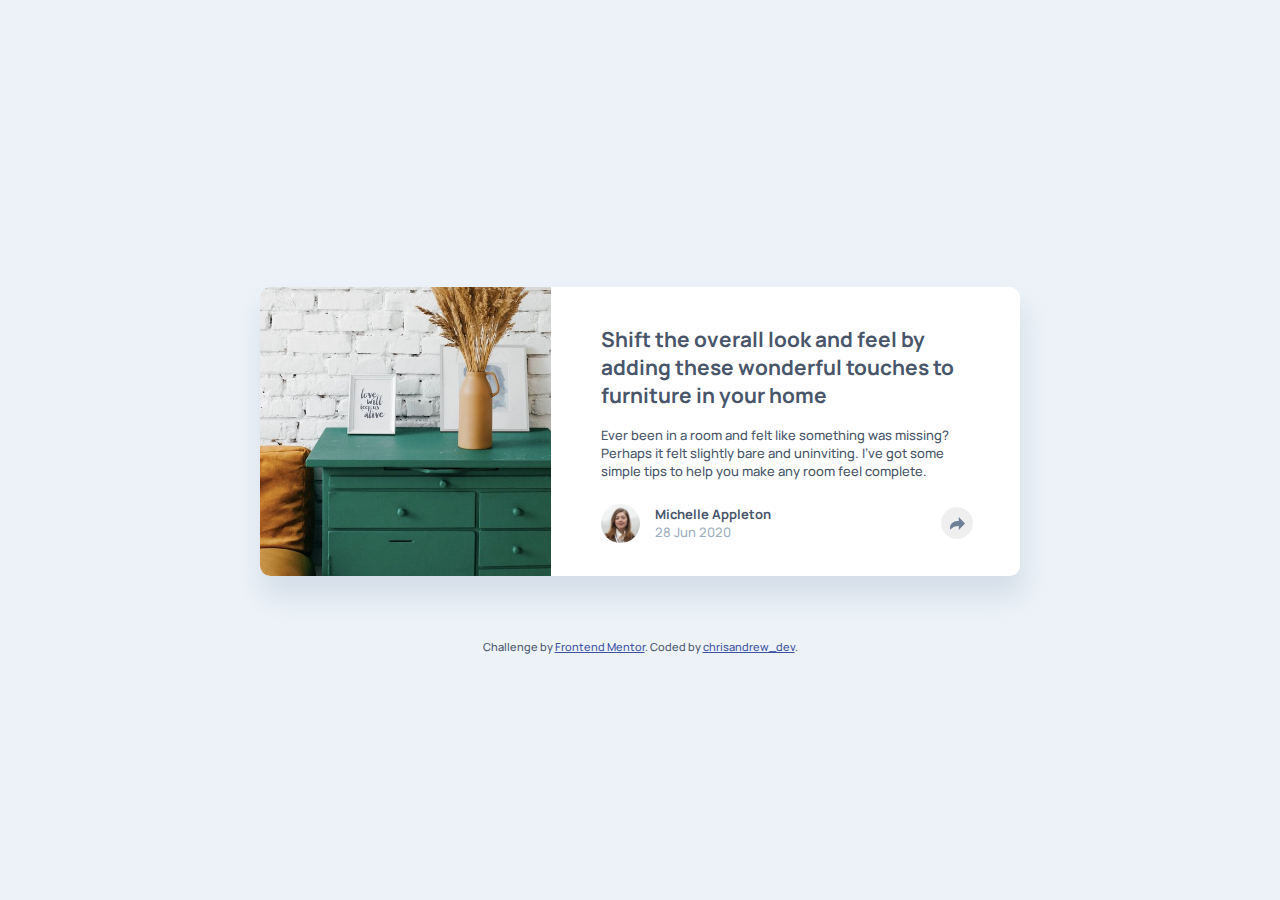
<file: newbie-challenges/article-preview-component-master/index.html>
<!DOCTYPE html>
<html lang="en">
  <head>
    <meta charset="UTF-8" />
    <meta name="viewport" content="width=device-width, initial-scale=1.0" />
    <!-- displays site properly based on user's device -->

    <link
      rel="icon"
      type="image/png"
      sizes="32x32"
      href="./images/favicon-32x32.png"
    />
    <link rel="stylesheet" href="style.css" type="text/css" />

    <title>Frontend Mentor | Article preview component</title>

    <script src="./index.js" defer></script>
  </head>

  <body class="flex flex__col">
    <div class="articlePreviewCard">
      <div class="hero-image">
        <!--Image displayed using background image property-->
      </div>

      <div class="content-container">
        <article>
          <h2>
            Shift the overall look and feel by adding these wonderful touches to
            furniture in your home
          </h2>
          <p>
            Ever been in a room and felt like something was missing? Perhaps it
            felt slightly bare and uninviting. I’ve got some simple tips to help
            you make any room feel complete.
          </p>
        </article>

        <div class="card-footer flex">
          <img
            class="author"
            src="./images/avatar-michelle.jpg"
            alt="The author"
          />

          <div class="article-meta">
            <strong>Michelle Appleton</strong>
            <br />
            <span>28 Jun 2020</span>
          </div>

          <!--Hidden sharing pane-->
          <div class="sharing-container">
            <div class="flex" id="sharingPane">
              <span>SHARE</span>
              <a class="social-links" href="#"
                ><img src="./images/icon-facebook.svg" alt="Share to Facebook"
              /></a>
              <a class="social-links" href="#"
                ><img src="./images/icon-twitter.svg" alt="Share to Twitter"
              /></a>
              <a class="social-links" href="#"
                ><img
                  src="./images/icon-pinterest.svg"
                  alt="Share to Pinterest"
              /></a>
            </div>

            <button aria-label="Share" class="flex" id="sharingButton">
              <svg xmlns="http://www.w3.org/2000/svg" width="15" height="13">
                <path
                  fill="#6E8098"
                  d="M15 6.495L8.766.014V3.88H7.441C3.33 3.88 0 7.039 0 10.936v2.049l.589-.612C2.59 10.294 5.422 9.11 8.39 9.11h.375v3.867L15 6.495z"
                />
              </svg>
            </button>
          </div>
        </div>
      </div>
    </div>
    <div class="attribution">
      Challenge by
      <a href="https://www.frontendmentor.io?ref=challenge" target="_blank"
        >Frontend Mentor</a
      >. Coded by
      <a href="https://twitter.com/chrisandrew_dev">chrisandrew_dev</a>.
    </div>
  </body>
</html>
</file>
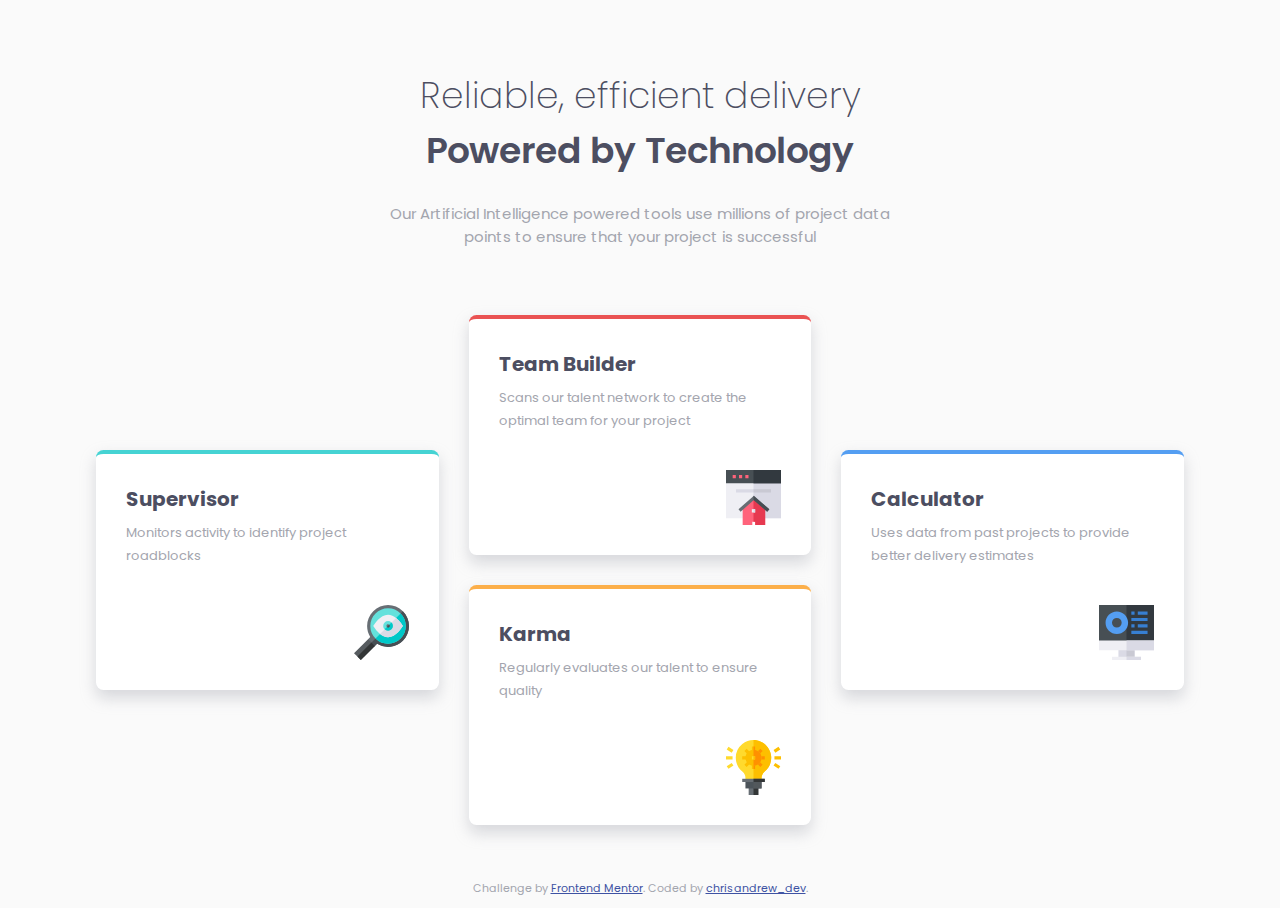
<file: newbie-challenges/four-card-feature-section-master/index.html>
<!DOCTYPE html>
<html lang="en">

<head>
  <meta charset="UTF-8">
  <meta name="viewport" content="width=device-width, initial-scale=1.0">
  <!-- displays site properly based on user's device -->

  <link rel="icon" type="image/png" sizes="32x32" href="./images/favicon-32x32.png">
  <link rel="stylesheet" href="style.css">

  <title>Frontend Mentor | Four card feature section</title>
</head>

<body>
  <header>
    <h1>
      <span>Reliable, efficient delivery</span>
      <br />Powered by Technology
    </h1>
    <p>Our Artificial Intelligence powered tools use millions of project data points to ensure that your project is
      successful</p>
  </header>

  <div class="grid">
    <article class="feature-card">
      <h3>Supervisor</h3>
      <span>Monitors activity to identify project roadblocks</span>
      <img src="./images/icon-supervisor.svg" alt="" aria-label="A magnifying glass icon">
    </article>

    <article class="feature-card">
      <h3>Team Builder</h3>
      <span>Scans our talent network to create the optimal team for your project</span>
      <img src="./images/icon-team-builder.svg" alt="" aria-label="A program icon">
    </article>

    <article class="feature-card">
      <h3>Karma</h3>
      <span>Regularly evaluates our talent to ensure quality</span>
      <img src="./images/icon-karma.svg" alt="" aria-label="A light bulb icon">
    </article>

    <article class="feature-card">
      <h3>Calculator</h3>
      <span>Uses data from past projects to provide better delivery estimates</span>
      <img src="./images/icon-calculator.svg" alt="" aria-label="A desktop P.C. icon">
    </article>
  </div>

  <footer>
    <p class="attribution">
      Challenge by <a href="https://www.frontendmentor.io?ref=challenge" target="_blank">Frontend Mentor</a>.
      Coded by <a href="https://www.twitter.com/chrisandrew_dev/">chrisandrew_dev</a>.
    </p>
  </footer>
</body>

</html>
</file>
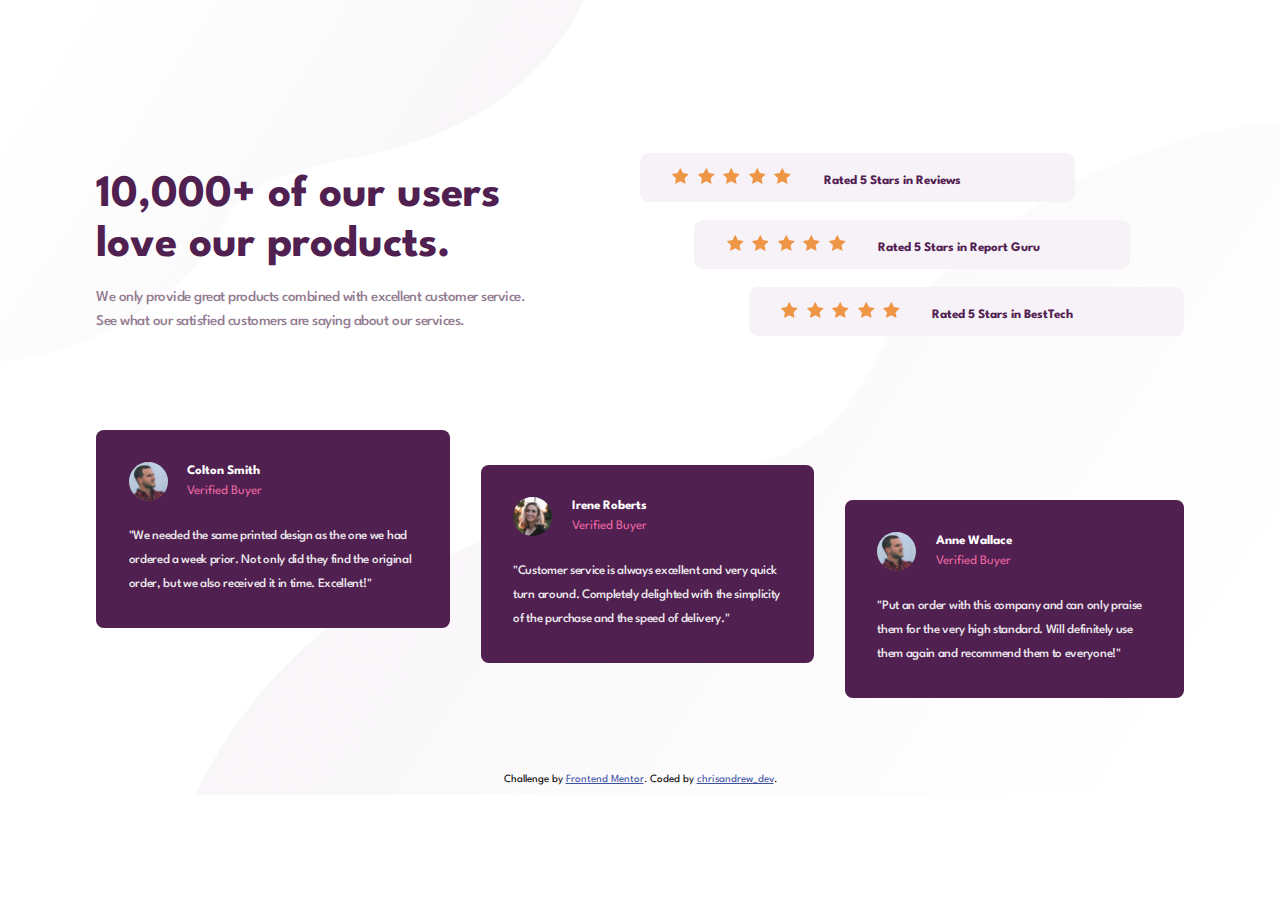
<file: newbie-challenges/social-proof-section-master/index.html>
<!DOCTYPE html>
<html lang="en">
  <head>
    <meta charset="UTF-8" />
    <meta name="viewport" content="width=device-width, initial-scale=1.0" />
    <!-- displays site properly based on user's device -->

    <link
      rel="icon"
      type="image/png"
      sizes="32x32"
      href="./images/favicon-32x32.png"
    />
    <link rel="stylesheet" href="style.css" />

    <title>Frontend Mentor | Social proof section</title>
  </head>

  <body>
    <div class="page-contents">
      <div class="flex">
        <header>
          <h1>10,000+ of our users love our products.</h1>
          <p>
            We only provide great products combined with excellent customer
            service. See what our satisfied customers are saying about our
            services.
          </p>
        </header>

        <ul class="ratings">
          <li class="rating">
            <img src="./images/icon-star.svg" alt="star" aria-label="star" />
            <img src="./images/icon-star.svg" alt="star" aria-label="star" />
            <img src="./images/icon-star.svg" alt="star" aria-label="star" />
            <img src="./images/icon-star.svg" alt="star" aria-label="star" />
            <img src="./images/icon-star.svg" alt="star" aria-label="star" />
            <strong>Rated 5 Stars in Reviews</strong>
          </li>

          <li class="rating">
            <img src="./images/icon-star.svg" alt="star" aria-label="star" />
            <img src="./images/icon-star.svg" alt="star" aria-label="star" />
            <img src="./images/icon-star.svg" alt="star" aria-label="star" />
            <img src="./images/icon-star.svg" alt="star" aria-label="star" />
            <img src="./images/icon-star.svg" alt="star" aria-label="star" />
            <strong>Rated 5 Stars in Report Guru</strong>
          </li>

          <li class="rating">
            <img src="./images/icon-star.svg" alt="star" aria-label="star" />
            <img src="./images/icon-star.svg" alt="star" aria-label="star" />
            <img src="./images/icon-star.svg" alt="star" aria-label="star" />
            <img src="./images/icon-star.svg" alt="star" aria-label="star" />
            <img src="./images/icon-star.svg" alt="star" aria-label="star" />
            <strong>Rated 5 Stars in BestTech</strong>
          </li>
        </ul>
      </div>

      <div class="reviews flex">
        <div class="review-content">
          <div class="meta">
            <img
              src="./images/image-colton.jpg"
              alt=""
              alt="avatar"
              aria-label="avatar"
            />
            <span>
              <cite>Colton Smith</cite><br />Verified Buyer
            </span>
          </div>
          <blockquote>
            "We needed the same printed design as the one we had ordered a week
            prior. Not only did they find the original order, but we also
            received it in time. Excellent!"
          </blockquote>
        </div>

        <div class="review-content">
          <div class="meta">
            <img
              src="./images/image-irene.jpg"
              alt=""
              alt="avatar"
              aria-label="Avatar"
            />
            <span>
              <cite> Irene Roberts </cite><br />Verified Buyer
            </span>
          </div>

          <blockquote>
            "Customer service is always excellent and very quick turn around.
            Completely delighted with the simplicity of the purchase and the
            speed of delivery."
          </blockquote>
        </div>

        <div class="review-content">
          <div class="meta">
            <img
              src="./images/image-colton.jpg"
              alt=""
              alt="avatar"
              aria-label="Avatar"
            />
            <span>
              <cite> Anne Wallace </cite><br />Verified Buyer
            </span>
          </div>
          <blockquote>
            "Put an order with this company and can only praise them for the
            very high standard. Will definitely use them again and recommend
            them to everyone!"
          </blockquote>
        </div>
      </div>
    </div>
    <div class="attribution">
      Challenge by
      <a href="https://www.frontendmentor.io?ref=challenge" target="_blank"
        >Frontend Mentor</a
      >. Coded by
      <a href="https://www.twitter.com/chrisandrew_dev">chrisandrew_dev</a>.
    </div>
  </body>
</html>
</file>
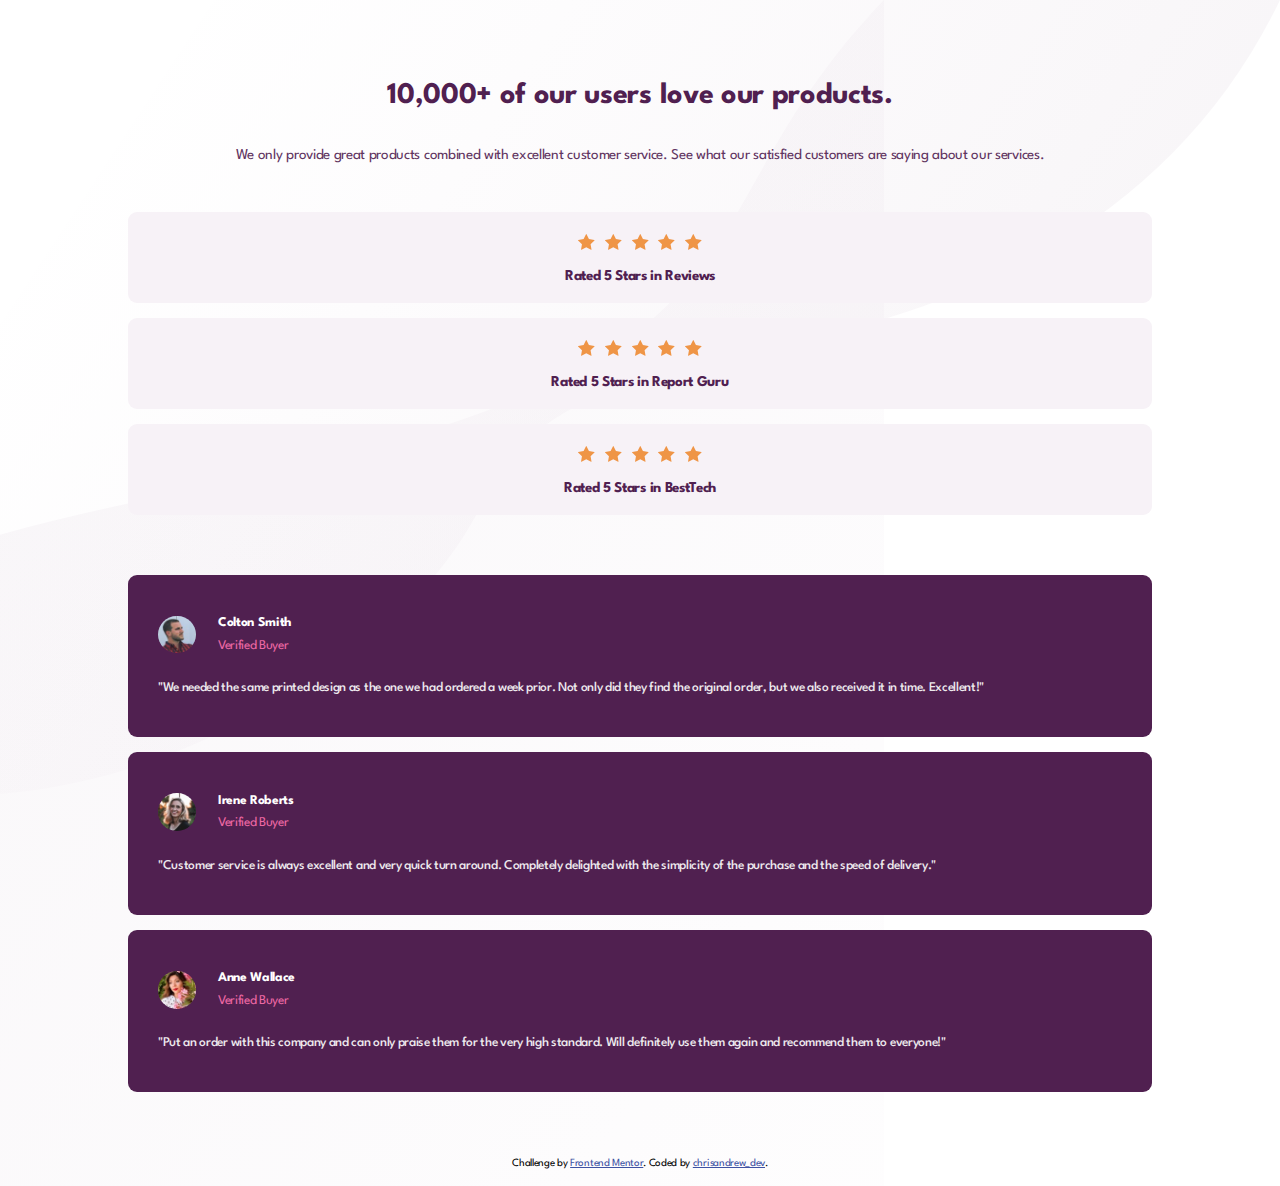
<file: newbie-challenges/social-proof-section/index.html>
<!DOCTYPE html>
<html lang="en">
  <head>
    <meta charset="UTF-8" />
    <meta name="viewport" content="width=device-width, initial-scale=1.0" />
    <!-- displays site properly based on user's device -->
    <link
      rel="icon"
      type="image/png"
      sizes="32x32"
      href="./images/favicon-32x32.png"
    />
    <link rel="stylesheet" href="style.css" />
    <title>Frontend Mentor | Social proof section</title>
  </head>

  <body>
    <div class="container-page">
      <div class="container-hero-section">
        <header>
          <h1>10,000+ of our users love our products.</h1>
          <p>We only provide great products combined with excellent customer service. See what our satisfied customers are saying about our services.</p>
        </header>

        <div>
          <div class="star-accolades">
            <img
              class="stars"
              src="./images/icon-star.svg"
              alt="Star"
              aria-label="Star"
            />
            <img
              class="stars"
              src="./images/icon-star.svg"
              alt="Star"
              aria-label="Star"
            />
            <img
              class="stars"
              src="./images/icon-star.svg"
              alt="Star"
              aria-label="Star"
            />
            <img
              class="stars"
              src="./images/icon-star.svg"
              alt="Star"
              aria-label="Star"
            />
            <img
              class="stars"
              src="./images/icon-star.svg"
              alt="Star"
              aria-label="Star"
            />
            <br />
            <span> Rated 5 Stars in Reviews </span>
          </div>

          <div class="star-accolades">
            <img
              class="stars"
              src="./images/icon-star.svg"
              alt="Star"
              aria-label="Star"
            />
            <img
              class="stars"
              src="./images/icon-star.svg"
              alt="Star"
              aria-label="Star"
            />
            <img
              class="stars"
              src="./images/icon-star.svg"
              alt="Star"
              aria-label="Star"
            />
            <img
              class="stars"
              src="./images/icon-star.svg"
              alt="Star"
              aria-label="Star"
            />
            <img
              class="stars"
              src="./images/icon-star.svg"
              alt="Star"
              aria-label="Star"
            />
            <br />
            <span> Rated 5 Stars in Report Guru </span>
          </div>

          <div class="star-accolades">
            <img
              class="stars"
              src="./images/icon-star.svg"
              alt="Star"
              aria-label="Star"
            />
            <img
              class="stars"
              src="./images/icon-star.svg"
              alt="Star"
              aria-label="Star"
            />
            <img
              class="stars"
              src="./images/icon-star.svg"
              alt="Star"
              aria-label="Star"
            />
            <img
              class="stars"
              src="./images/icon-star.svg"
              alt="Star"
              aria-label="Star"
            />
            <img
              class="stars"
              src="./images/icon-star.svg"
              alt="Star"
              aria-label="Star"
            />
            <br />
            <span>Rated 5 Stars in BestTech</span>
          </div>
        </div>
      </div>

      <div class="container-review-section">
        <article class="user-review-cards">
          <div class="flex">
            <img
              src="./images/image-colton.jpg"
              alt="Reviewer avatar"
              aria-label="Reviewer avatar"
            />
            <span><strong>Colton Smith</strong><br />Verified Buyer</span>
          </div>
          <p class="review-text">"We needed the same printed design as the one we had ordered a week prior. Not only did they find the original order, but we also received it in time. Excellent!"</p>
        </article>

        <article class="user-review-cards">
          <div class="flex">
            <img
              src="./images/image-irene.jpg"
              alt="Reviewer avatar"
              aria-label="Reviewer avatar"
            />
            <span><strong>Irene Roberts</strong><br />Verified Buyer</span>
          </div>
          <p class="review-text">"Customer service is always excellent and very quick turn around. Completely delighted with the simplicity of the purchase and the
          speed of delivery."</p>
        </article>

        <article class="user-review-cards">
          <div class="flex">
            <img
              src="./images/image-anne.jpg"
              alt="Reviewer avatar"
              aria-label="Reviewer avatar"
            />
            <span><strong>Anne Wallace</strong><br />Verified Buyer</span>
          </div>
          <p class="review-text">"Put an order with this company and can only praise them for the very high standard. Will definitely use them again and recommend them to everyone!"</p>
        </article>
      </div>
    </div>

    <div class="attribution">
      Challenge by
      <a href="https://www.frontendmentor.io?ref=challenge" target="_blank">Frontend Mentor</a>. Coded by <a href="https://twitter.com/chrisandrew_dev">chrisandrew_dev</a>.
    </div>
  </body>
</html>
</file>
<file: newbie-challenges/article-preview-component-master/style.css>
@import url("https://fonts.googleapis.com/css2?family=Manrope:wght@500;700&display=swap");
:root {
  --clr-light-grayish-blue: hsl(210, 46%, 95%);
  --clr-grayish-blue: hsl(212, 23%, 69%);
  --clr-transparent-grayish-blue: hsla(212, 23%, 69%, 0.3);
  --clr-desaturated-dark-blue: hsl(214, 17%, 51%);
  --clr-very-dark-grayish-blue: hsl(217, 19%, 35%);
}

*,
*::before,
*::after {
  -webkit-box-sizing: border-box;
          box-sizing: border-box;
}

body {
  background-color: var(--clr-light-grayish-blue);
  font-family: "Manrope", sans-serif;
  font-size: 13px;
  font-weight: 500;
  color: var(--clr-very-dark-grayish-blue);
  height: 100vh;
  margin: 0;
}

h2 {
  font-size: 1rem;
  font-weight: 700;
}

.flex {
  display: -webkit-box;
  display: -ms-flexbox;
  display: flex;
  -webkit-box-align: center;
      -ms-flex-align: center;
          align-items: center;
}

.flex__col {
  -webkit-box-orient: vertical;
  -webkit-box-direction: normal;
      -ms-flex-direction: column;
          flex-direction: column;
  -webkit-box-pack: center;
      -ms-flex-pack: center;
          justify-content: center;
}

.articlePreviewCard {
  background-color: white;
  width: 80%;
  min-width: 325px;
  border-radius: 0.8em;
  position: relative;
  margin: 1em;
}

.articlePreviewCard .hero-image {
  height: 200px;
  background: 0 -15px/cover no-repeat url("./images/drawers.jpg");
  border-radius: 0.8em 0.8em 0 0;
}

.articlePreviewCard .content-container {
  padding: 1.6em 2.6em 0 2.6em;
}

.articlePreviewCard .card-footer,
.articlePreviewCard #sharingPane {
  height: 70px;
  border-radius: 0 0 0.8em 0.8em;
}

.articlePreviewCard .card-footer img.author,
.articlePreviewCard #sharingPane img.author {
  border-radius: 50%;
  width: 3em;
}

.articlePreviewCard .card-footer .article-meta,
.articlePreviewCard #sharingPane .article-meta {
  margin: 0 auto 0 1.2em;
}

.articlePreviewCard .card-footer .article-meta span,
.articlePreviewCard #sharingPane .article-meta span {
  color: var(--clr-grayish-blue);
}

#sharingButton {
  -webkit-box-pack: center;
      -ms-flex-pack: center;
          justify-content: center;
  height: 2.4em;
  width: 2.4em;
  border: none;
  border-radius: 50%;
  z-index: 1;
  -webkit-transition: 0.3s;
  transition: 0.3s;
  position: relative;
  z-index: 2;
}

#sharingButton:hover, #sharingButton:focus {
  background-color: var(--clr-desaturated-dark-blue);
}

#sharingButton:hover svg path, #sharingButton:focus svg path {
  fill: white;
  -webkit-transition: 0.3s;
  transition: 0.3s;
}

#sharingPane {
  position: absolute;
  left: 0;
  bottom: 0;
  background-color: var(--clr-very-dark-grayish-blue);
  padding: 0 2.6em;
  border-radius: 0 0 0.8em 0.8em;
  width: 100%;
  opacity: 0;
  z-index: 1;
}

#sharingPane span {
  color: var(--clr-grayish-blue);
  letter-spacing: 0.4em;
}

#sharingPane .social-links {
  margin-left: 1.2em;
  display: -webkit-inline-box;
  display: -ms-inline-flexbox;
  display: inline-flex;
}

#sharingPane.show {
  opacity: 1;
  -webkit-transition: opacity 0.3s;
  transition: opacity 0.3s;
}

.attribution {
  font-size: 11px;
  margin: 1em;
}

.attribution a {
  color: #3e52a3;
}

@media only screen and (min-width: 660px) {
  h2 {
    font-size: 1.3rem;
  }
  .articlePreviewCard {
    display: -webkit-box;
    display: -ms-flexbox;
    display: flex;
    max-width: 760px;
    -webkit-box-shadow: 0.2em 1.5em 2em var(--clr-transparent-grayish-blue);
            box-shadow: 0.2em 1.5em 2em var(--clr-transparent-grayish-blue);
    margin: 4em 0;
    position: static;
  }
  .articlePreviewCard .hero-image {
    border-radius: 0.8em 0 0 0.8em;
    background-position-y: top;
    height: 100%;
    width: 40%;
  }
  .articlePreviewCard .content-container {
    width: 60%;
    margin: 0 1em 1em 1.2em;
  }
  .articlePreviewCard .content-container .card-footer {
    position: relative;
    bottom: 5px;
  }
  .articlePreviewCard .content-container .card-footer .sharing-container {
    position: relative;
  }
  .articlePreviewCard .content-container .card-footer .sharing-container #sharingPane {
    background-color: var(--clr-very-dark-grayish-blue);
    width: -webkit-min-content;
    width: -moz-min-content;
    width: min-content;
    height: -webkit-min-content;
    height: -moz-min-content;
    height: min-content;
    padding: 1.3em 2.6em;
    border-radius: 0.8em;
    bottom: 60px;
    left: -105px;
    -webkit-box-shadow: 0 0.5em 0.5em var(--clr-transparent-grayish-blue);
            box-shadow: 0 0.5em 0.5em var(--clr-transparent-grayish-blue);
  }
  .articlePreviewCard .content-container .card-footer .sharing-container #sharingPane::after {
    content: "";
    background-color: var(--clr-very-dark-grayish-blue);
    width: 20px;
    height: 20px;
    position: absolute;
    top: 44px;
    left: 111px;
    -webkit-box-shadow: 0.5em 0.5em 0.5em var(--clr-transparent-grayish-blue);
            box-shadow: 0.5em 0.5em 0.5em var(--clr-transparent-grayish-blue);
    -webkit-transform: rotate(45deg);
            transform: rotate(45deg);
  }
  .articlePreviewCard .content-container .card-footer .sharing-container #sharingPane .social-links {
    margin-left: 1.2em;
    display: -webkit-inline-box;
    display: -ms-inline-flexbox;
    display: inline-flex;
  }
}
/*# sourceMappingURL=style.css.map */
</file>
<file: newbie-challenges/four-card-feature-section-master/style.css>
@import url("https://fonts.googleapis.com/css2?family=Poppins:wght@200;400;600&display=swap");
:root {
  --clr-red: hsl(0, 78%, 62%);
  --clr-cyan: hsl(180, 62%, 55%);
  --clr-orange: hsl(34, 97%, 64%);
  --clr-blue: hsl(212, 86%, 64%);
  --clr-blue-dark: hsl(234, 12%, 34%);
  --clr-blue-gray: hsl(229, 6%, 66%);
  --clr-gray-light: hsl(0, 0%, 98%);
}

*, *::before, *::after {
  -webkit-box-sizing: border-box;
          box-sizing: border-box;
}

body {
  background-color: var(--clr-gray-light);
  font-family: 'Poppins', sans-serif;
  font-size: 15px;
  margin: 0;
  color: var(--clr-blue-gray);
  overflow-x: hidden;
}

header {
  text-align: center;
  width: 85%;
  max-width: 500px;
  margin: 4.5em auto;
}

header h1 {
  font-size: 1.5rem;
  font-weight: 600;
  color: var(--clr-blue-dark);
}

header h1 span:first-of-type {
  font-weight: 200;
}

h3 {
  font-size: 1.25rem;
  color: var(--clr-blue-dark);
  margin: 0 0 0.3em 0;
}

.grid {
  width: 85%;
  margin: 0 auto;
  display: -ms-grid;
  display: grid;
  gap: 2em;
}

.feature-card {
  background-color: white;
  min-height: 230px;
  padding: 2em;
  border-radius: 0.5em;
  -webkit-box-shadow: 0 0.5em 1em rgba(163, 165, 174, 0.4);
          box-shadow: 0 0.5em 1em rgba(163, 165, 174, 0.4);
  position: relative;
}

.feature-card:nth-child(1) {
  border-top: 0.3em solid var(--clr-cyan);
}

.feature-card:nth-child(2) {
  border-top: 0.3em solid var(--clr-red);
}

.feature-card:nth-child(3) {
  border-top: 0.3em solid var(--clr-orange);
}

.feature-card:nth-child(4) {
  border-top: 0.3em solid var(--clr-blue);
}

.feature-card img {
  position: absolute;
  bottom: 2em;
  right: 2em;
  width: 55px;
}

.feature-card span {
  font-size: small;
}

.attribution {
  font-size: 11px;
  text-align: center;
  margin: 5em auto 1em auto;
}

.attribution a {
  color: #3e52a3;
}

@media only screen and (min-width: 540px) {
  header h1 {
    font-size: 2.4em;
    -webkit-transition: font-size 1s ease;
    transition: font-size 1s ease;
  }
  .grid {
    -ms-grid-columns: 1fr 1fr;
        grid-template-columns: 1fr 1fr;
  }
}

@media only screen and (min-width: 900px) {
  .grid {
    -ms-grid-columns: 1fr 1fr 1fr;
        grid-template-columns: 1fr 1fr 1fr;
    -ms-grid-rows: 1fr 1fr 1fr 1fr;
        grid-template-rows: 1fr 1fr 1fr 1fr;
    max-width: 1100px;
  }
  .feature-card {
    height: 240px;
    -webkit-transition: height 1s;
    transition: height 1s;
  }
  .feature-card:nth-child(1) {
    -ms-grid-row: 2;
    -ms-grid-row-span: 2;
    grid-row: 2/4;
  }
  .feature-card:nth-child(2) {
    -ms-grid-row: 1;
    -ms-grid-row-span: 2;
    grid-row: 1/3;
  }
  .feature-card:nth-child(3) {
    -ms-grid-row: 3;
    -ms-grid-row-span: 2;
    grid-row: 3/5;
  }
  .feature-card:nth-child(4) {
    -ms-grid-row: 2;
    -ms-grid-row-span: 2;
    grid-row: 2/4;
  }
}
/*# sourceMappingURL=style.css.map */
</file>
<file: newbie-challenges/social-proof-section-master/style.css>
@import url("https://fonts.googleapis.com/css2?family=Spartan:wght@400;500;700&display=swap");

*,
*::before,
*::after {
  box-sizing: border-box;
}

body {
  font-family: "Spartan", sans-serif;
  font-size: 15px;
  margin: 0;
  background:
    top left / contain url("./images/bg-pattern-top-mobile.svg") no-repeat,
    bottom -40px right / contain url("./images/bg-pattern-bottom-mobile.svg") no-repeat
  ;
}

h1 {
  line-height: 1.1em;
  color: hsl(300, 43%, 22%);
}

p {
  font-weight: 500;
  letter-spacing: -0.03rem;
  line-height: 1.5rem;
  color: hsl(303, 10%, 53%);
}

.page-contents {
  width: 85%;
  min-width: 325px;
  margin: 0 auto;
  max-width: 1100px;
  margin-top: 5.5em;
}

header {
  text-align: center;
}

.ratings {
  list-style: none;
  margin: 3em 0;
  padding: 0;
}

.rating {
  text-align: center;
  background-color: hsl(300, 24%, 96%);
  margin: 1.2em 0;
  padding: 1em;
  border-radius: 0.6em;
}

.rating strong {
  font-size: small;
  display: block;
  color: hsl(300, 43%, 22%);
  margin-top: 0.8em;
}

.rating img {
  margin: 0 0.15em;
}

.review-content {
  font-size: small;
  background-color: hsl(300, 43%, 22%);
  margin: 1.2em 0;
  padding: 2.5em;
  border-radius: 0.6em;
  color: white;
}

.review-content .meta {
  display: inline-flex;
  align-items: center;
}

.review-content img {
  border-radius: 3em;
  width: 3em;
  margin-right: 1.5em;
}

.review-content span {
  line-height: 1.5em;
  color: hsl(333, 80%, 67%);
}

.review-content cite {
  font-weight: 700;
  font-style: normal;
  color:white;
}

.review-content blockquote {
  font-weight: 500;
  letter-spacing: -0.02rem;
  line-height: 1.5rem;
  margin: 1.5em 0 0;
  opacity: 0.9;
}

.attribution {
  font-size: 11px;
  text-align: center;
  margin: 3em 0 1em;
}

.attribution a {
  color: hsl(228, 45%, 44%);
}

@media only screen and (min-width: 870px) {
  body {
    padding-top: 3em;
  }

  .flex {
    display: flex;
    gap: 1.2em;
    align-items: center;
    justify-content: space-between;
  }

  body {
    background: 
    top left url("./images/bg-pattern-top-desktop.svg") no-repeat,
    bottom right url("./images/bg-pattern-bottom-desktop.svg") no-repeat
    ;
  }

  h1 {
    font-size: 3em;
  }

  .page-contents {
    margin-top: 3em;
  }

  header {
    text-align: left;
    flex-basis: 40%;
  }

  h1 {
    margin-bottom: 0;
  }

  .ratings {
    flex-basis: 50%;
  }

  .rating {
    padding: 1em 2em;
    width: 80%;
  }

  .rating:nth-child(2) {
    margin: 1.2em auto;
  }

  .rating:nth-child(3) {
    margin-left: auto;
  }

  .reviews {
    margin: 1em 0 4em;
    height: 300px;
  }

  .review-content:first-child {
    align-self: flex-start;
    margin-right: 1em;
  }

  .review-content:last-child {
    align-self: flex-end;
    margin-left: 1em;
  }
}

@media only screen and (min-width: 1200px) {
  .rating {
    text-align: left;
  }

  .rating strong {
    display: inline-flex;
    margin-left: 2em;
    margin-top: 0;
  }
}
</file>
<file: newbie-challenges/social-proof-section/style.css>
@import url("https://fonts.googleapis.com/css2?family=Spartan:wght@400;500;700&display=swap");
*,
*::before,
*::after {
  -webkit-box-sizing: border-box;
          box-sizing: border-box;
}

:root {
  --clr-very-dark-magenta: hsl(300, 43%, 22%);
  --clr-soft-pink: hsl(333, 80%, 67%);
  --clr-dark-grayish-magenta: hsl(303, 10%, 53%);
  --clr-light-grayish-magenta: hsl(300, 24%, 96%);
}

body {
  font-family: "Spartan", sans-serif;
  font-size: 15px;
  letter-spacing: -0.02rem;
  line-height: 1.5em;
  margin: 0;
  background: left top/contain url("./images/bg-pattern-top-mobile.svg") no-repeat, left bottom/contain url("./images/bg-pattern-bottom-mobile.svg") no-repeat;
}

.flex {
  display: -webkit-box;
  display: -ms-flexbox;
  display: flex;
  -webkit-box-align: center;
      -ms-flex-align: center;
          align-items: center;
}

.container-page {
  width: 80%;
  min-width: 325px;
  margin: 0 auto;
}

.container-review-section {
  margin: 4em 0;
}

header {
  text-align: center;
  color: var(--clr-very-dark-magenta);
  margin: 3em 0;
}

header h1 {
  font-weight: 700;
  margin: 2.7em 0 1.1em 0;
  line-height: 1em;
}

header p {
  opacity: 0.9;
}

.star-accolades {
  background-color: var(--clr-light-grayish-magenta);
  border-radius: 0.6em;
  font-weight: 700;
  text-align: center;
  margin: 1em 0;
  padding: 1em;
}

.star-accolades .stars {
  margin: 0.5em 0.2em;
}

.star-accolades span {
  color: var(--clr-very-dark-magenta);
}

.user-review-cards {
  background-color: var(--clr-very-dark-magenta);
  border-radius: 0.6em;
  padding: 2.5em 2em;
  margin: 1em 0;
}

.user-review-cards img {
  border-radius: 50%;
  width: 2.5em;
  margin-right: 1.5em;
}

.user-review-cards strong, .user-review-cards p {
  color: white;
  font-size: 0.84rem;
}

.user-review-cards span {
  color: var(--clr-soft-pink);
  font-size: 0.84rem;
}

.user-review-cards p {
  font-weight: 500;
  margin: 1.5em 0 0;
  opacity: 0.9;
}

.attribution {
  font-size: 11px;
  text-align: center;
  margin: 1em 0;
}

.attribution a {
  color: #3e52a3;
}
/*# sourceMappingURL=style.css.map */
</file>
